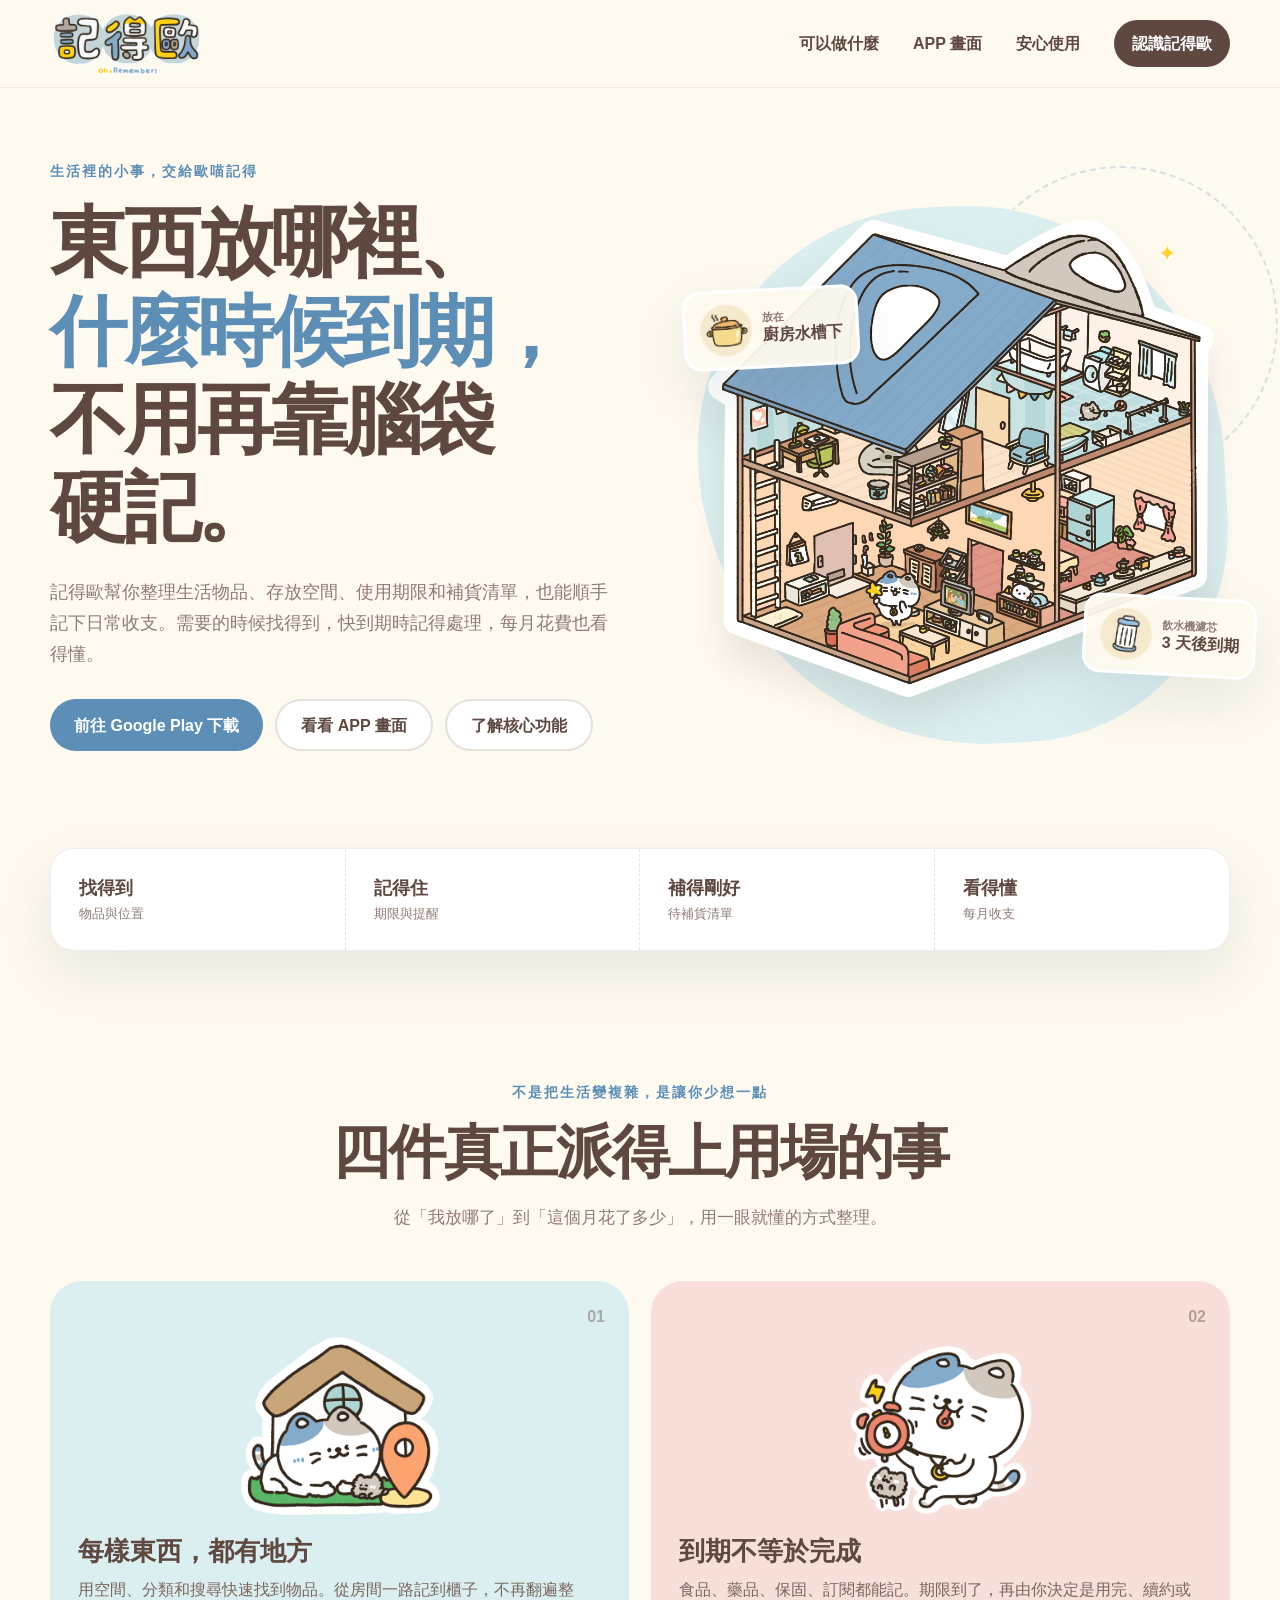
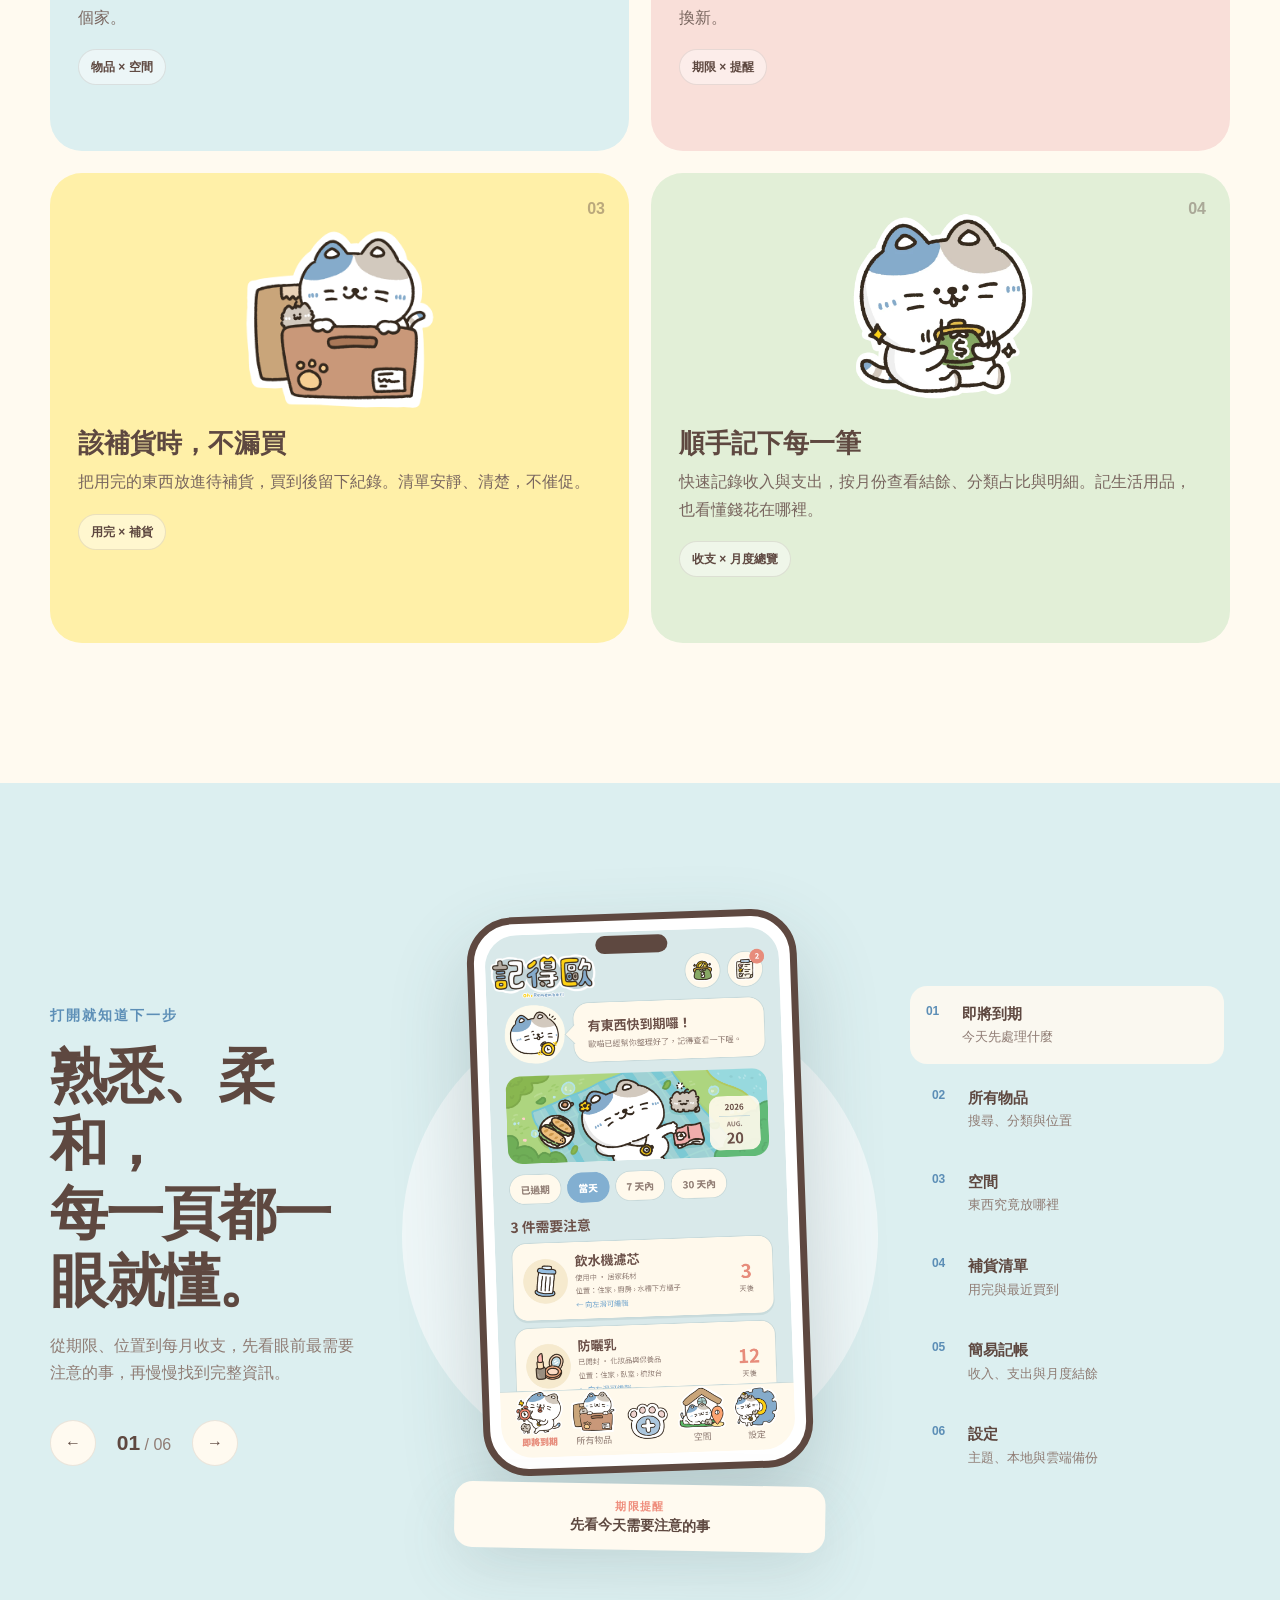
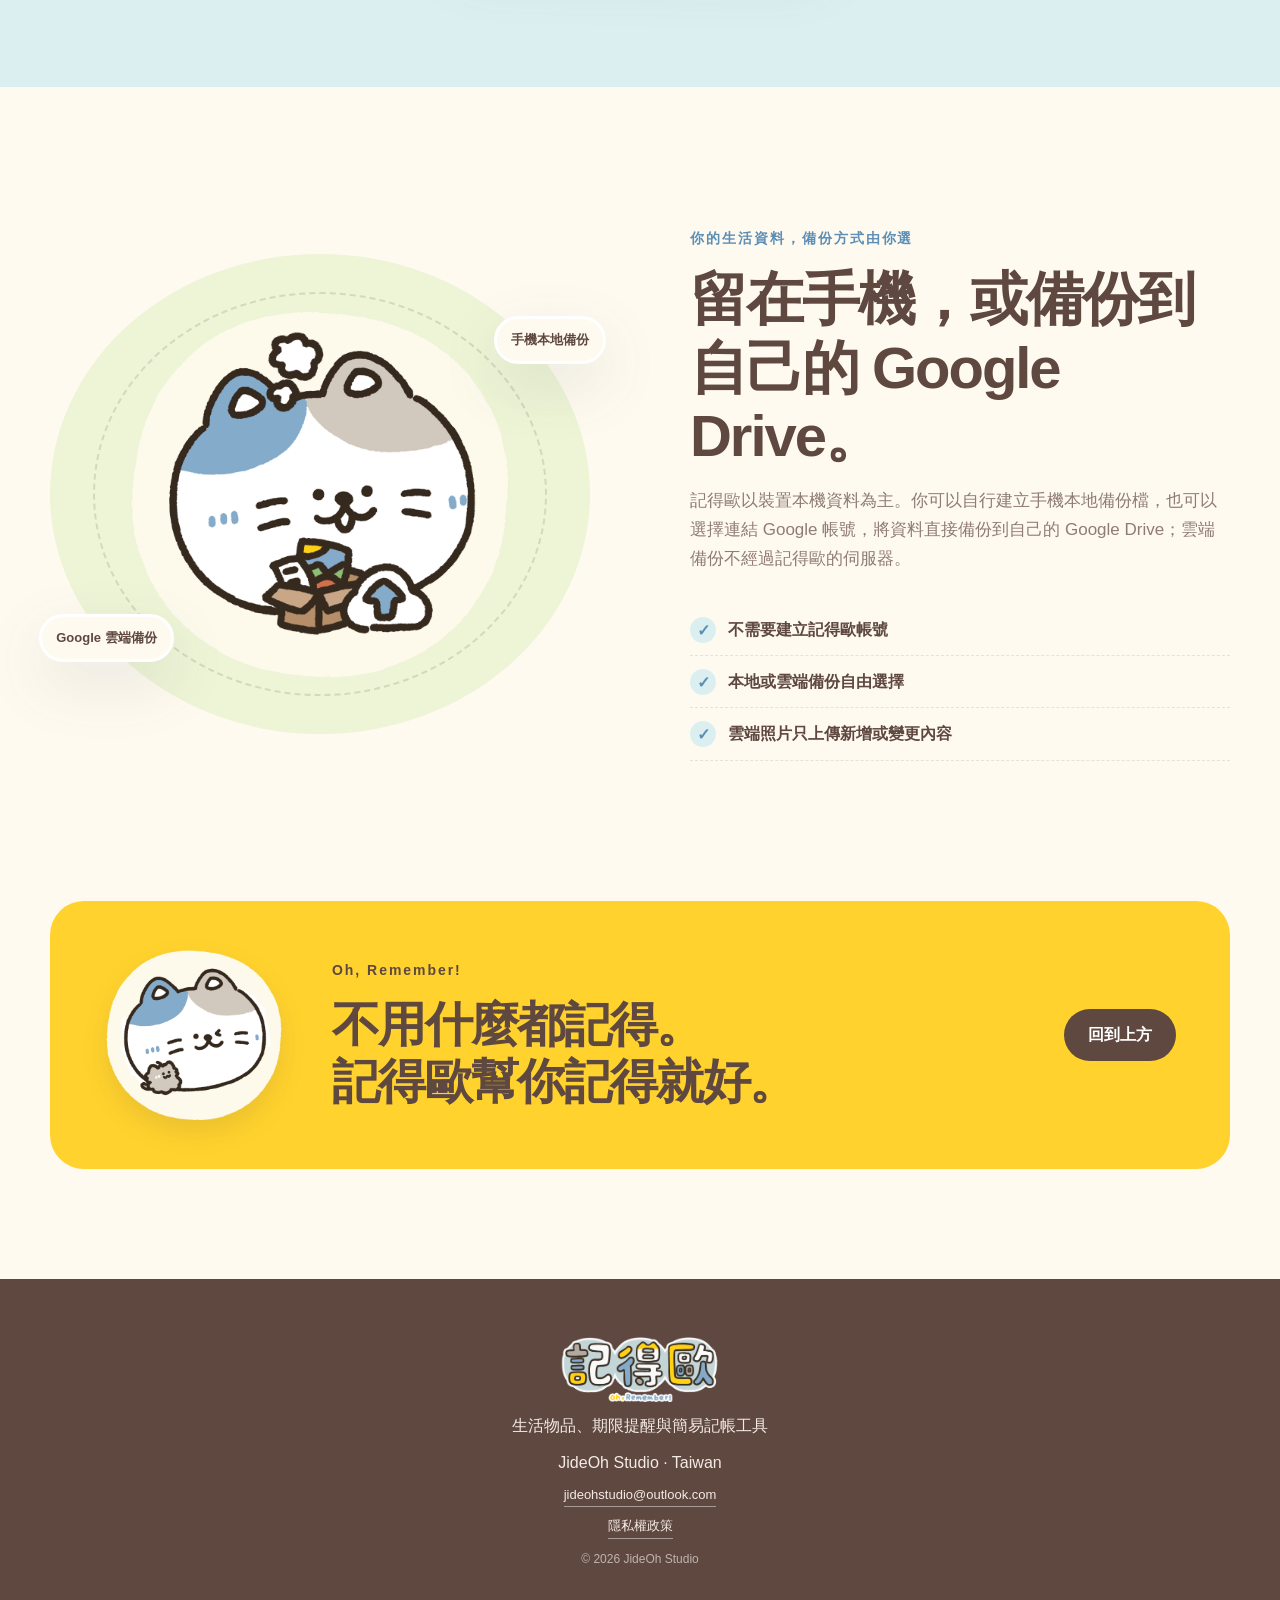
<file: index.html>
<!doctype html>
<html lang="zh-Hant">
<head>
  <meta charset="utf-8">
  <meta name="viewport" content="width=device-width, initial-scale=1">
  <meta name="description" content="記得歐幫你整理物品、位置、期限與補貨，也能快速記錄日常收入和支出。">
  <meta name="theme-color" content="#dceff0">
  <meta name="google-site-verification" content="4J-24mWvDwlK-FwJYt-e-F9HFMR7CsbGute3-k_ig9c">
  <title>記得歐｜生活物品、期限提醒與簡易記帳</title>
  <link rel="icon" href="assets/app_icon.png">
  <link rel="apple-touch-icon" href="assets/app_icon.png">
  <link rel="manifest" href="manifest.webmanifest">
  <link rel="stylesheet" href="styles.css">
</head>
<body>
  <a class="skip-link" href="#main">跳到主要內容</a>
  <header class="site-header">
    <a class="brand" href="#top" aria-label="記得歐首頁"><img src="assets/brand_logo.png" alt="記得歐 Oh, Remember!"></a>
    <button class="menu-button" type="button" aria-expanded="false" aria-controls="site-nav">選單</button>
    <nav id="site-nav" class="site-nav" aria-label="主要導覽">
      <a href="#features">可以做什麼</a><a href="#preview">APP 畫面</a><a href="#privacy">安心使用</a><a class="nav-cta" href="#preview">認識記得歐</a>
    </nav>
  </header>

  <main id="main">
    <section id="top" class="hero section-shell">
      <div class="hero-copy reveal">
        <p class="eyebrow">生活裡的小事，交給歐喵記得</p>
        <h1>東西放哪裡、<br><span>什麼時候到期，</span><br>不用再靠腦袋硬記。</h1>
        <p class="hero-lead">記得歐幫你整理生活物品、存放空間、使用期限和補貨清單，也能順手記下日常收支。需要的時候找得到，快到期時記得處理，每月花費也看得懂。</p>
        <div class="hero-actions"><a class="button primary" href="https://play.google.com/store/apps/details?id=com.jideoh.app" target="_blank" rel="noopener noreferrer" aria-label="前往 Google Play 下載記得歐 APP">前往 Google Play 下載</a><a class="button secondary" href="#preview">看看 APP 畫面</a><a class="button secondary" href="#features">了解核心功能</a></div>
      </div>
      <div class="hero-art reveal">
        <span class="spark one">✦</span><span class="spark two">✦</span>
        <img class="hero-mascot" src="assets/hero_main_visual.png" alt="歐喵生活屋，呈現家中物品與空間整理">
        <div class="note-card location"><img src="assets/location_kitchen.png" alt=""><span><small>放在</small>廚房水槽下</span></div>
        <div class="note-card due"><img src="assets/item_filter.png" alt=""><span><small>飲水機濾芯</small>3 天後到期</span></div>
      </div>
    </section>

    <section class="trust-strip" aria-label="產品特色摘要">
      <div><strong>找得到</strong><span>物品與位置</span></div><div><strong>記得住</strong><span>期限與提醒</span></div><div><strong>補得剛好</strong><span>待補貨清單</span></div><div><strong>看得懂</strong><span>每月收支</span></div>
    </section>

    <section id="features" class="features section-shell">
      <div class="section-heading reveal"><p class="eyebrow">不是把生活變複雜，是讓你少想一點</p><h2>四件真正派得上用場的事</h2><p>從「我放哪了」到「這個月花了多少」，用一眼就懂的方式整理。</p></div>
      <div class="feature-grid">
        <article class="feature-card blue reveal"><span class="number">01</span><img src="assets/nav_spaces.png" alt="歐喵在家中標記位置"><h3>每樣東西，都有地方</h3><p>用空間、分類和搜尋快速找到物品。從房間一路記到櫃子，不再翻遍整個家。</p><b>物品 × 空間</b></article>
        <article class="feature-card coral reveal"><span class="number">02</span><img src="assets/nav_expiring_items.png" alt="歐喵提醒期限快到了"><h3>到期不等於完成</h3><p>食品、藥品、保固、訂閱都能記。期限到了，再由你決定是用完、續約或換新。</p><b>期限 × 提醒</b></article>
        <article class="feature-card yellow reveal"><span class="number">03</span><img src="assets/ou_miao_shopping_completed.png" alt="歐喵完成補貨"><h3>該補貨時，不漏買</h3><p>把用完的東西放進待補貨，買到後留下紀錄。清單安靜、清楚，不催促。</p><b>用完 × 補貨</b></article>
        <article class="feature-card mint reveal"><span class="number">04</span><img src="assets/finance_empty.webp" alt="歐喵陪你整理日常收支"><h3>順手記下每一筆</h3><p>快速記錄收入與支出，按月份查看結餘、分類占比與明細。記生活用品，也看懂錢花在哪裡。</p><b>收支 × 月度總覽</b></article>
      </div>
    </section>

    <section id="preview" class="preview-section">
      <div class="section-shell preview-layout">
        <div class="preview-copy reveal"><p class="eyebrow">打開就知道下一步</p><h2>熟悉、柔和，<br>每一頁都一眼就懂。</h2><p>從期限、位置到每月收支，先看眼前最需要注意的事，再慢慢找到完整資訊。</p><div class="preview-controls"><button type="button" data-direction="prev" aria-label="上一張">←</button><span><b id="slide-current">01</b> / 06</span><button type="button" data-direction="next" aria-label="下一張">→</button></div></div>
        <div class="phone-stage reveal"><div class="phone-glow"></div><div class="phone-frame"><i></i><img id="app-screen" src="記得歐_即將到期_1080x1920.png" alt="記得歐即將到期畫面"></div><div class="screen-caption"><span id="screen-kicker">期限提醒</span><strong id="screen-title">先看今天需要注意的事</strong></div></div>
        <div class="screen-list reveal">
          <button class="screen-option active" type="button" data-index="0"><span>01</span><b>即將到期</b><small>今天先處理什麼</small></button>
          <button class="screen-option" type="button" data-index="1"><span>02</span><b>所有物品</b><small>搜尋、分類與位置</small></button>
          <button class="screen-option" type="button" data-index="2"><span>03</span><b>空間</b><small>東西究竟放哪裡</small></button>
          <button class="screen-option" type="button" data-index="3"><span>04</span><b>補貨清單</b><small>用完與最近買到</small></button>
          <button class="screen-option" type="button" data-index="4"><span>05</span><b>簡易記帳</b><small>收入、支出與月度結餘</small></button>
          <button class="screen-option" type="button" data-index="5"><span>06</span><b>設定</b><small>主題、本地與雲端備份</small></button>
        </div>
      </div>
    </section>

    <section id="privacy" class="privacy section-shell">
      <div class="privacy-art reveal"><div class="privacy-orbit"><img src="assets/ou_miao_backup_reminder.png" alt="歐喵提醒你備份資料"><span class="orbit-one">手機本地備份</span><span class="orbit-two">Google 雲端備份</span></div></div>
      <div class="privacy-copy reveal"><p class="eyebrow">你的生活資料，備份方式由你選</p><h2>留在手機，或備份到自己的 Google Drive。</h2><p>記得歐以裝置本機資料為主。你可以自行建立手機本地備份檔，也可以選擇連結 Google 帳號，將資料直接備份到自己的 Google Drive；雲端備份不經過記得歐的伺服器。</p><ul><li><span>✓</span>不需要建立記得歐帳號</li><li><span>✓</span>本地或雲端備份自由選擇</li><li><span>✓</span>雲端照片只上傳新增或變更內容</li></ul></div>
    </section>

    <section class="closing section-shell reveal"><img src="assets/ou_miao_all_good.png" alt="歐喵向你打招呼"><div><p class="eyebrow">Oh, Remember!</p><h2>不用什麼都記得。<br>記得歐幫你記得就好。</h2></div><a class="button primary" href="#top">回到上方</a></section>
  </main>
  <footer><img src="assets/brand_logo.png" alt="記得歐"><p>生活物品、期限提醒與簡易記帳工具</p><p>JideOh Studio · Taiwan</p><a class="footer-link" href="mailto:jideohstudio@outlook.com">jideohstudio@outlook.com</a><a class="footer-link" href="privacy/">隱私權政策</a><p class="copyright">© <span id="year"></span> JideOh Studio</p></footer>
  <script src="script.js"></script>
</body>
</html>
</file>
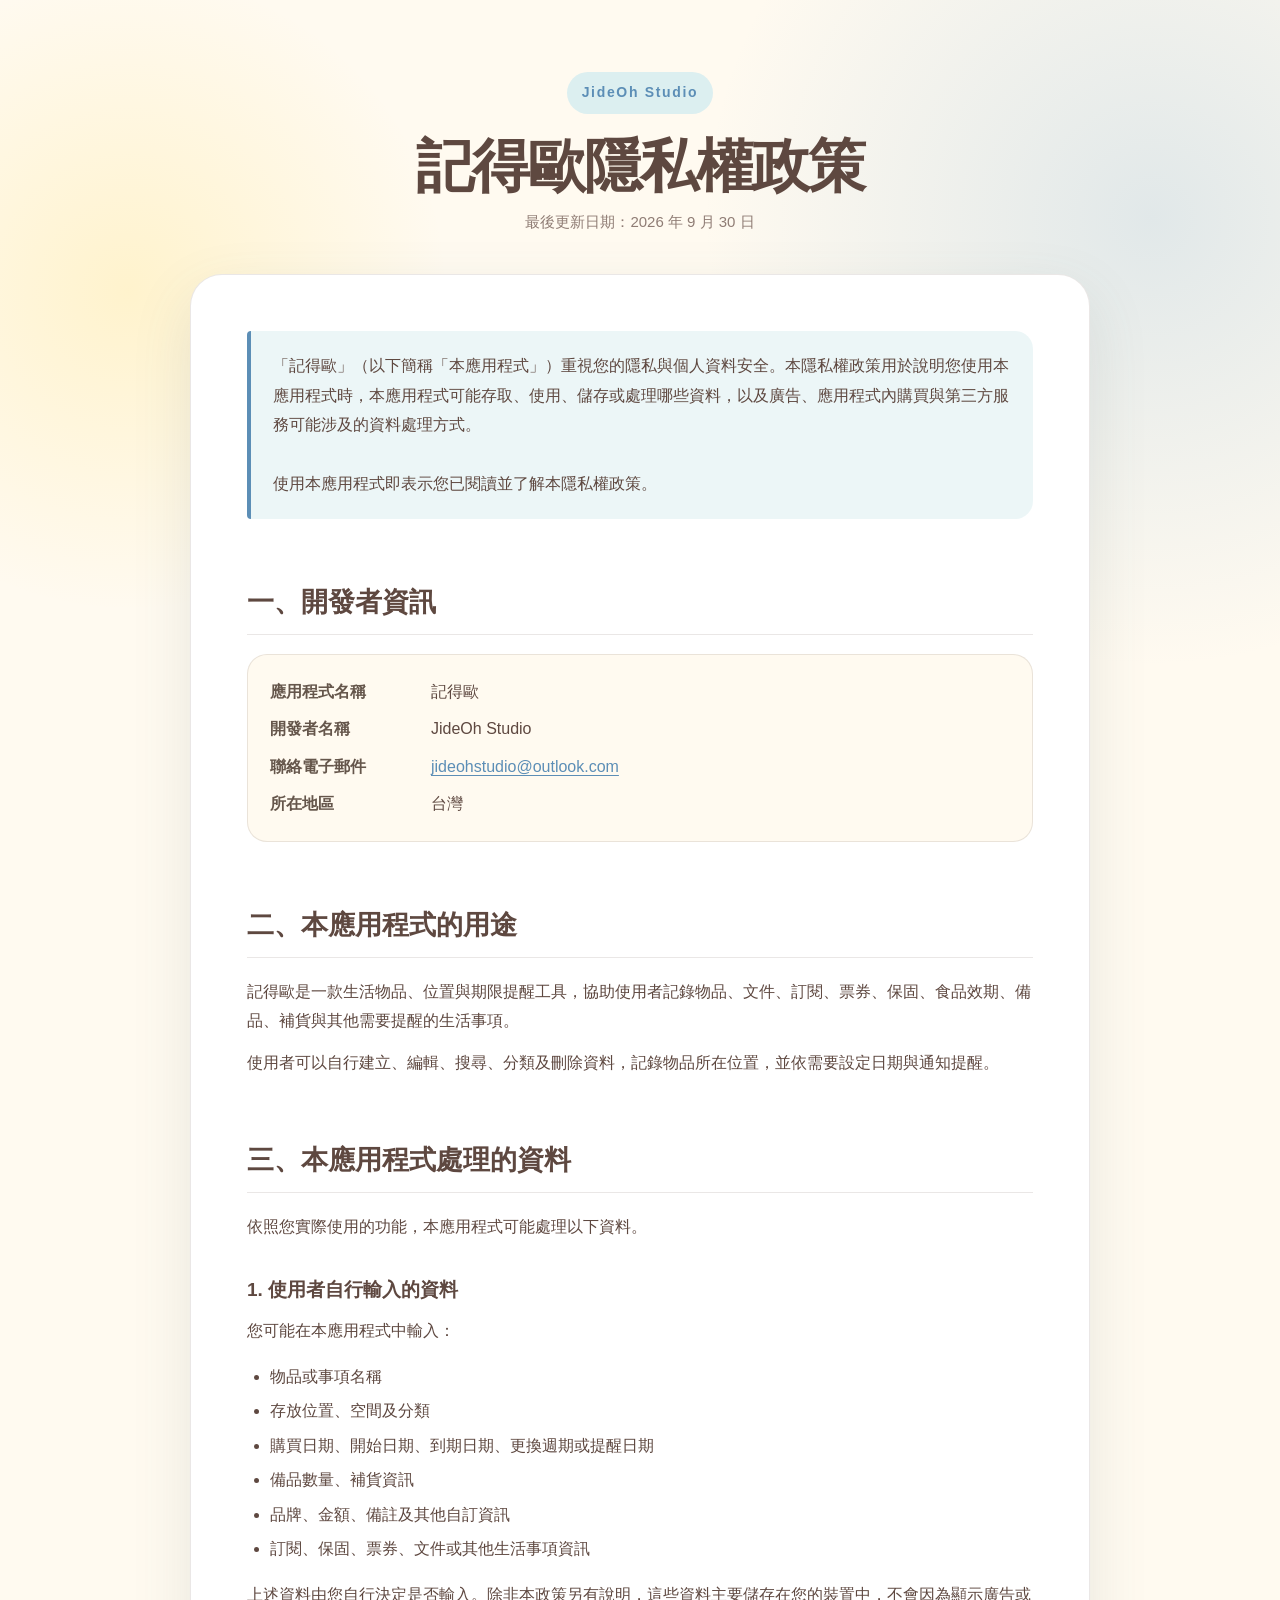
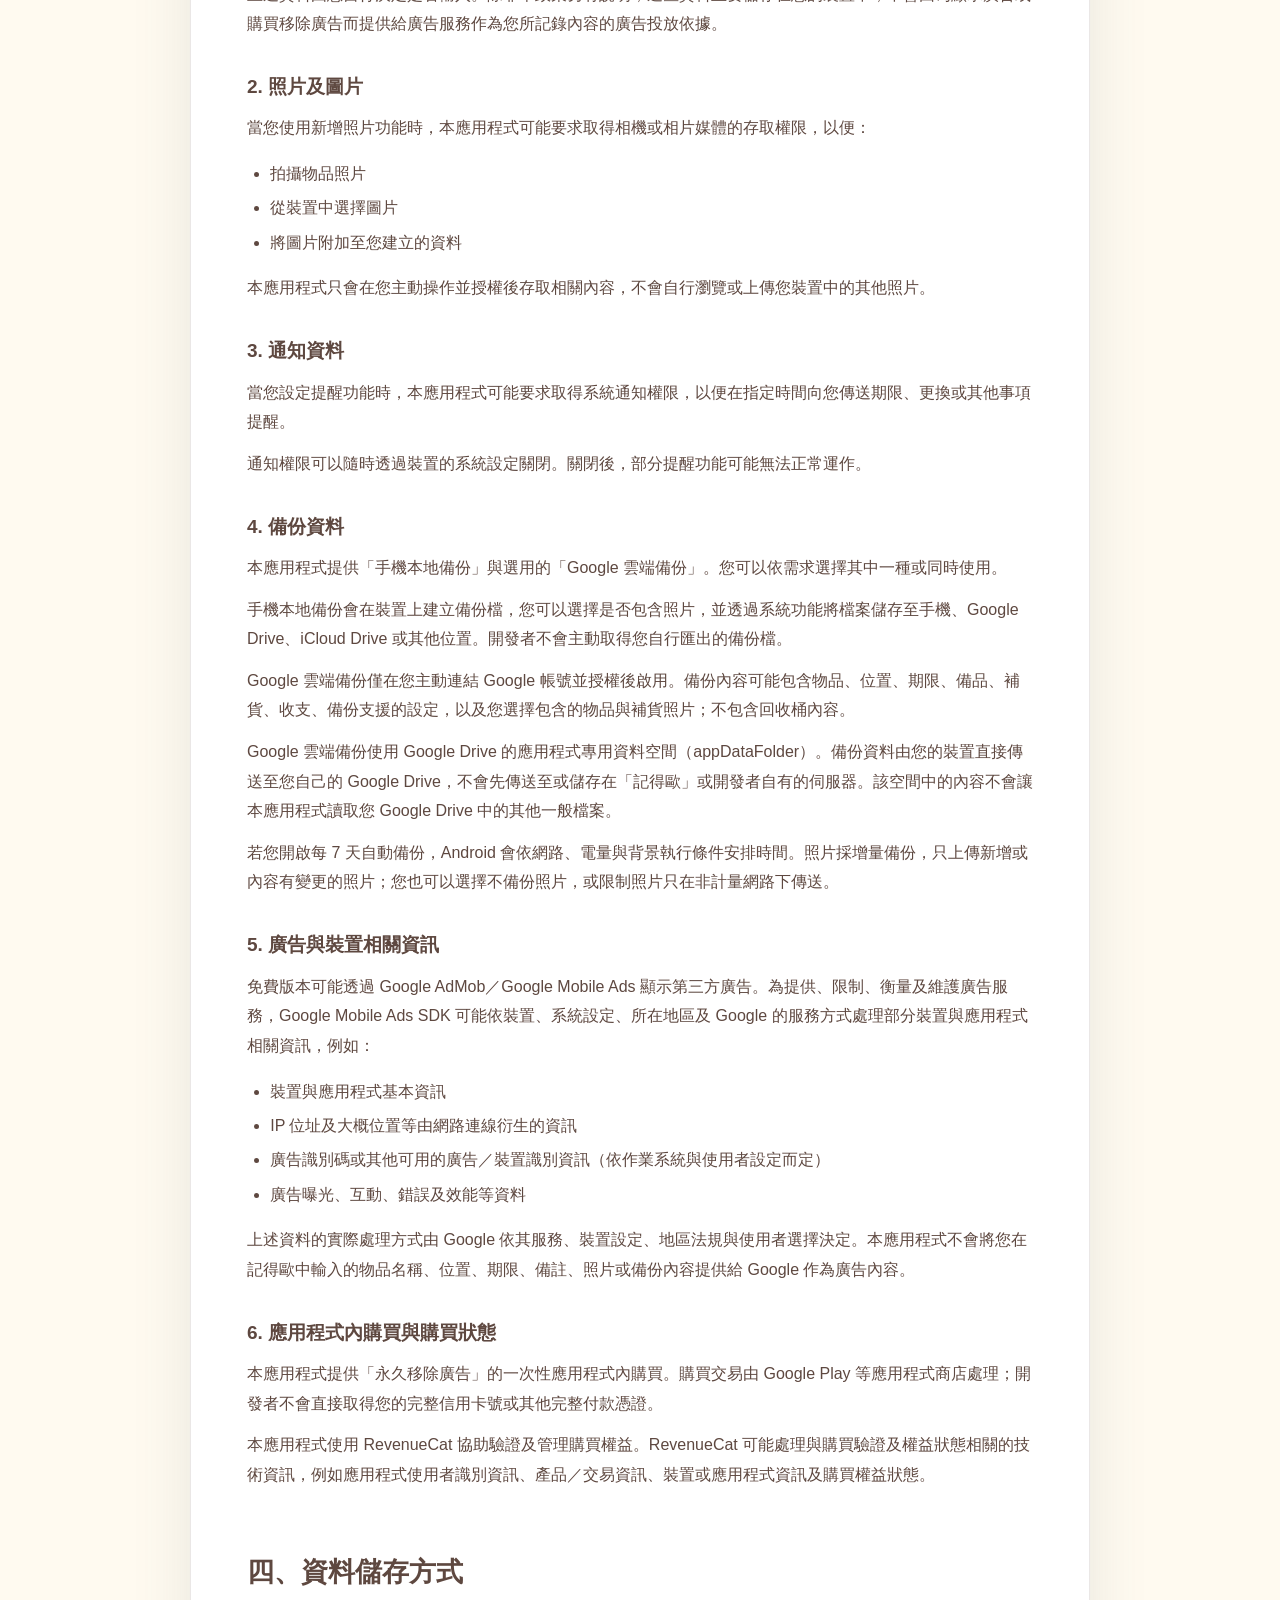
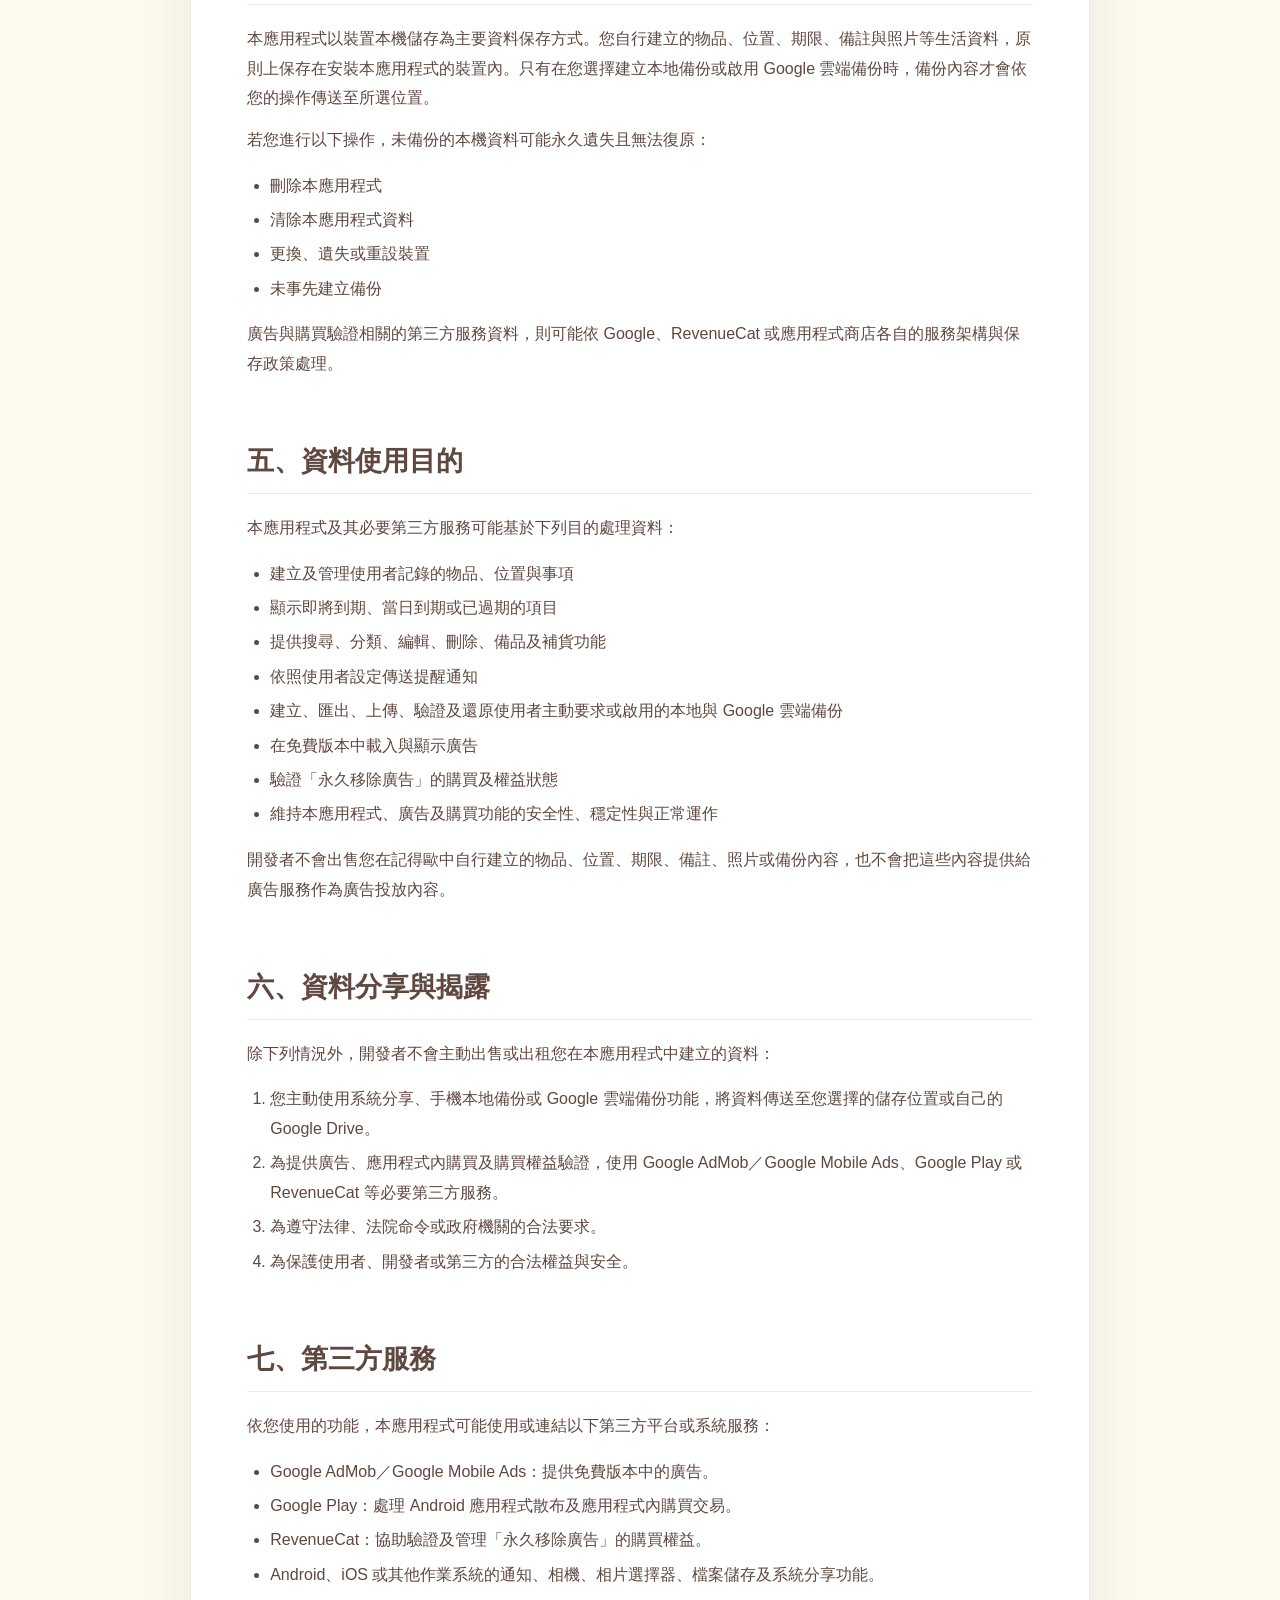
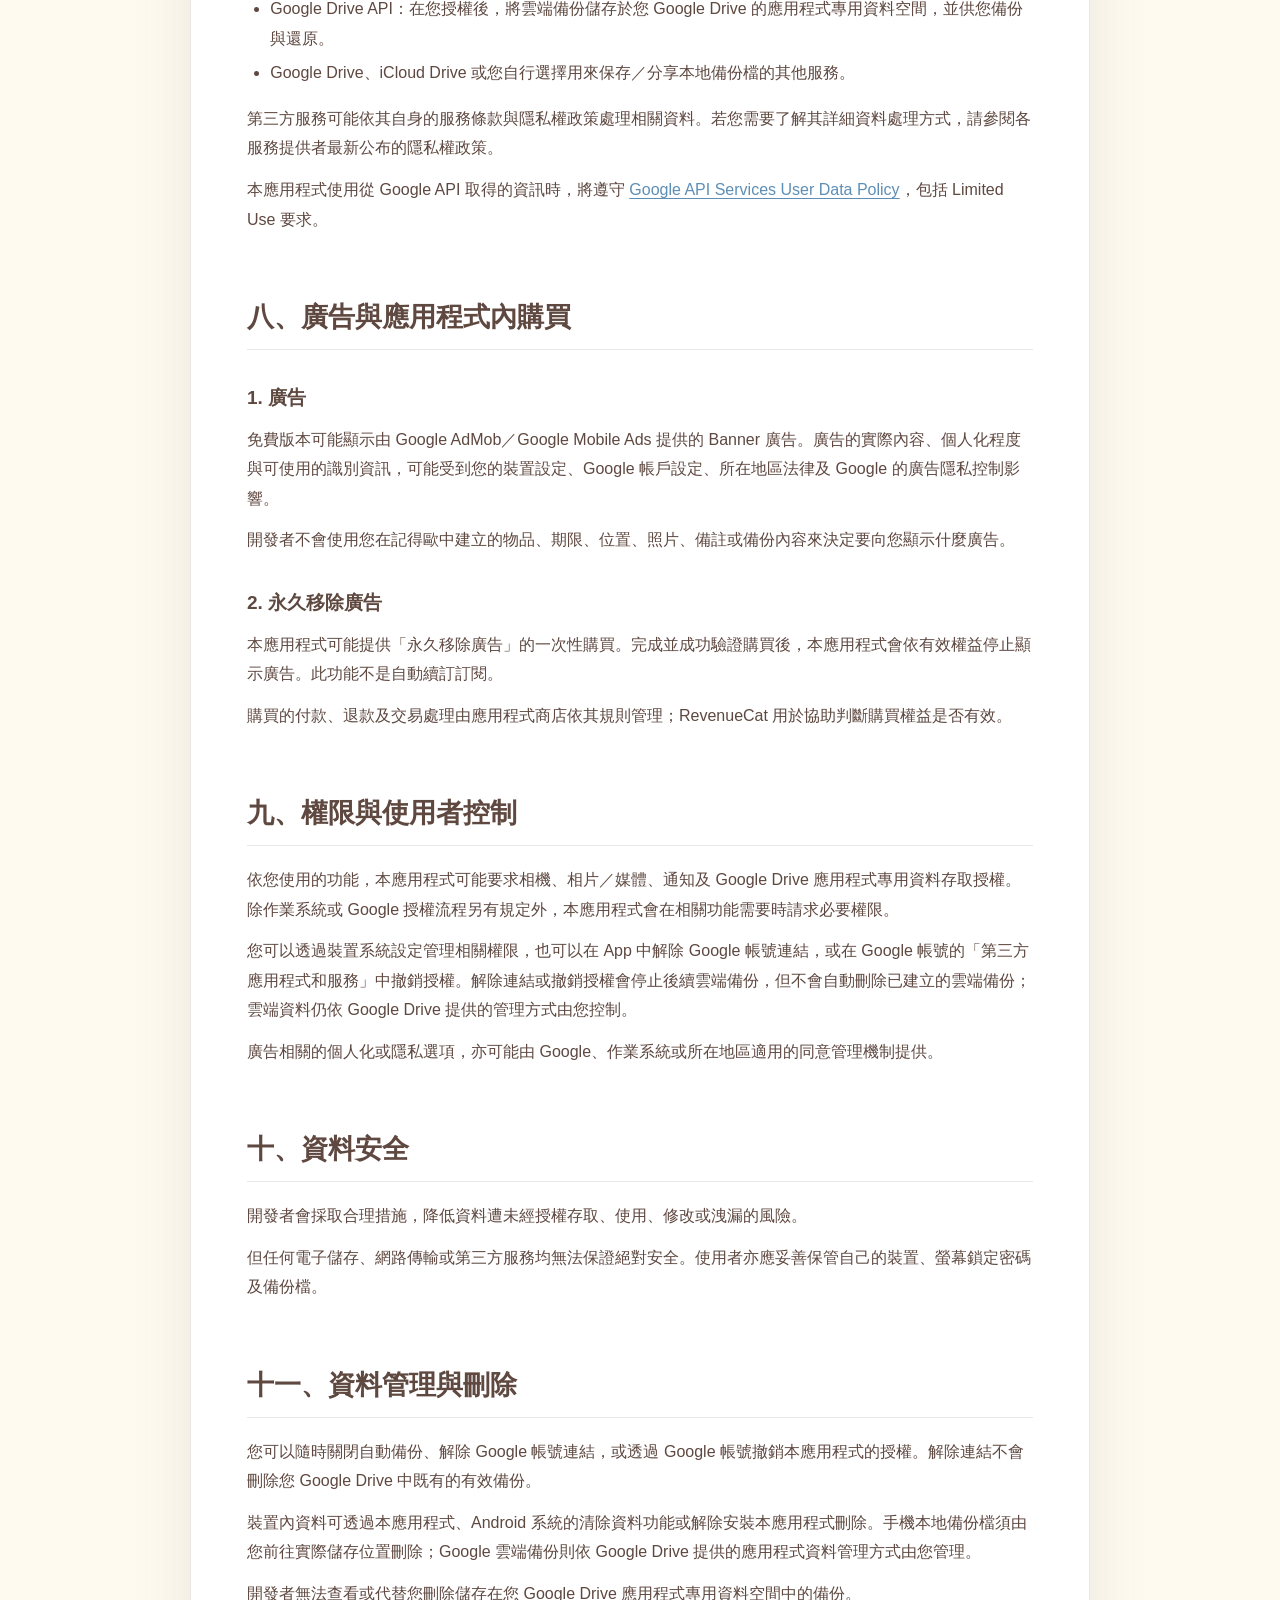
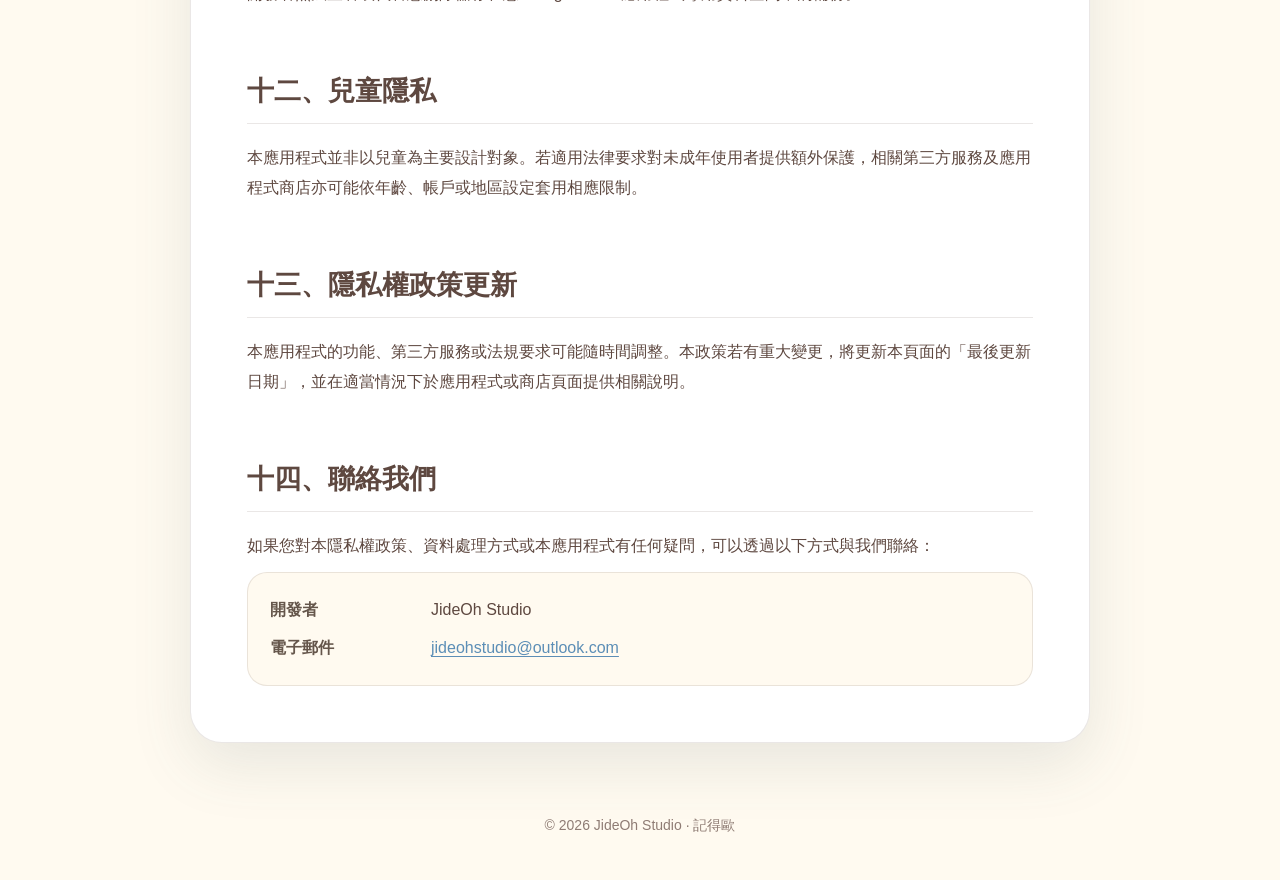
<file: privacy/index.html>
<!doctype html>
<html lang="zh-Hant">
<head>
  <meta charset="utf-8">
  <meta name="viewport" content="width=device-width, initial-scale=1, viewport-fit=cover">
  <meta name="description" content="記得歐 App 隱私權政策">
  <meta name="theme-color" content="#dceff0">
  <title>記得歐｜隱私權政策</title>
  <style>
    :root {
      --bg: #fffaf0;
      --paper: #ffffff;
      --text: #5e4840;
      --muted: #8f7c74;
      --accent: #5c8eb6;
      --sky: #dceff0;
      --line: rgba(94, 72, 64, .13);
      --shadow: 0 22px 60px rgba(74, 98, 101, .13);
    }
    * { box-sizing: border-box; }
    html { scroll-behavior: smooth; }
    body {
      margin: 0;
      font-family: -apple-system, BlinkMacSystemFont, "Segoe UI", "Noto Sans TC", "PingFang TC", "Microsoft JhengHei", sans-serif;
      color: var(--text);
      background:
        radial-gradient(circle at 10% 4%, rgba(255,210,45,.18), transparent 20rem),
        radial-gradient(circle at 90% 3%, rgba(130,175,211,.24), transparent 28rem),
        var(--bg);
      line-height: 1.85;
      -webkit-font-smoothing: antialiased;
    }
    .hero { padding: 72px 20px 38px; text-align: center; }
    .badge { display: inline-flex; align-items: center; padding: 8px 15px; border-radius: 999px; background: var(--sky); color: var(--accent); font-size: 14px; font-weight: 900; letter-spacing: .12em; }
    h1 { margin: 18px 0 8px; font-size: clamp(36px, 6vw, 58px); line-height: 1.18; letter-spacing: -.035em; }
    .updated { margin: 0; color: var(--muted); font-size: 15px; }
    main { width: min(900px, calc(100% - 32px)); margin: 0 auto 70px; padding: clamp(26px, 5vw, 56px); background: var(--paper); border: 1px solid var(--line); border-radius: 32px; box-shadow: var(--shadow); }
    .intro { margin-top: 0; padding: 20px 22px; border-left: 4px solid var(--accent); border-radius: 4px 18px 18px 4px; background: rgba(220,239,240,.55); }
    h2 { margin: 2.4em 0 .7em; padding-bottom: .45em; border-bottom: 1px solid var(--line); font-size: clamp(21px, 3.5vw, 27px); line-height: 1.4; }
    h3 { margin: 1.8em 0 .45em; font-size: 19px; line-height: 1.5; }
    p { margin: .75em 0; }
    ul, ol { padding-left: 1.45em; }
    li { margin: .3em 0; }
    a { color: var(--accent); text-decoration-thickness: 1px; text-underline-offset: 3px; overflow-wrap: anywhere; }
    .info { display: grid; grid-template-columns: 145px 1fr; gap: 8px 16px; padding: 22px; border: 1px solid var(--line); border-radius: 20px; background: #fffaf0; }
    .info strong { color: #65564b; }
    footer { padding: 0 20px 42px; text-align: center; color: var(--muted); font-size: 14px; }
    @media (max-width: 640px) {
      .hero { padding-top: 44px; }
      main { width: min(100% - 20px, 900px); padding: 24px 20px 34px; border-radius: 22px; }
      .info { grid-template-columns: 1fr; gap: 2px; }
      .info strong:not(:first-child) { margin-top: 8px; }
      h2 { margin-top: 2em; }
    }
    @media print {
      body { background: #fff; }
      .hero { padding: 24px 0; }
      main { width: 100%; margin: 0; padding: 0; border: 0; box-shadow: none; }
      footer { padding-top: 28px; }
    }
  </style>
</head>
<body>
  <header class="hero">
    <span class="badge">JideOh Studio</span>
    <h1>記得歐隱私權政策</h1>
    <p class="updated">最後更新日期：2026 年 9 月 30 日</p>
  </header>

  <main>
    <p class="intro">「記得歐」（以下簡稱「本應用程式」）重視您的隱私與個人資料安全。本隱私權政策用於說明您使用本應用程式時，本應用程式可能存取、使用、儲存或處理哪些資料，以及廣告、應用程式內購買與第三方服務可能涉及的資料處理方式。<br><br>使用本應用程式即表示您已閱讀並了解本隱私權政策。</p>

    <h2>一、開發者資訊</h2>
    <div class="info">
      <strong>應用程式名稱</strong><span>記得歐</span>
      <strong>開發者名稱</strong><span>JideOh Studio</span>
      <strong>聯絡電子郵件</strong><span><a href="mailto:jideohstudio@outlook.com">jideohstudio@outlook.com</a></span>
      <strong>所在地區</strong><span>台灣</span>
    </div>

    <h2>二、本應用程式的用途</h2>
    <p>記得歐是一款生活物品、位置與期限提醒工具，協助使用者記錄物品、文件、訂閱、票券、保固、食品效期、備品、補貨與其他需要提醒的生活事項。</p>
    <p>使用者可以自行建立、編輯、搜尋、分類及刪除資料，記錄物品所在位置，並依需要設定日期與通知提醒。</p>

    <h2>三、本應用程式處理的資料</h2>
    <p>依照您實際使用的功能，本應用程式可能處理以下資料。</p>

    <h3>1. 使用者自行輸入的資料</h3>
    <p>您可能在本應用程式中輸入：</p>
    <ul>
      <li>物品或事項名稱</li>
      <li>存放位置、空間及分類</li>
      <li>購買日期、開始日期、到期日期、更換週期或提醒日期</li>
      <li>備品數量、補貨資訊</li>
      <li>品牌、金額、備註及其他自訂資訊</li>
      <li>訂閱、保固、票券、文件或其他生活事項資訊</li>
    </ul>
    <p>上述資料由您自行決定是否輸入。除非本政策另有說明，這些資料主要儲存在您的裝置中，不會因為顯示廣告或購買移除廣告而提供給廣告服務作為您所記錄內容的廣告投放依據。</p>

    <h3>2. 照片及圖片</h3>
    <p>當您使用新增照片功能時，本應用程式可能要求取得相機或相片媒體的存取權限，以便：</p>
    <ul>
      <li>拍攝物品照片</li>
      <li>從裝置中選擇圖片</li>
      <li>將圖片附加至您建立的資料</li>
    </ul>
    <p>本應用程式只會在您主動操作並授權後存取相關內容，不會自行瀏覽或上傳您裝置中的其他照片。</p>

    <h3>3. 通知資料</h3>
    <p>當您設定提醒功能時，本應用程式可能要求取得系統通知權限，以便在指定時間向您傳送期限、更換或其他事項提醒。</p>
    <p>通知權限可以隨時透過裝置的系統設定關閉。關閉後，部分提醒功能可能無法正常運作。</p>

    <h3>4. 備份資料</h3>
    <p>本應用程式提供「手機本地備份」與選用的「Google 雲端備份」。您可以依需求選擇其中一種或同時使用。</p>
    <p>手機本地備份會在裝置上建立備份檔，您可以選擇是否包含照片，並透過系統功能將檔案儲存至手機、Google Drive、iCloud Drive 或其他位置。開發者不會主動取得您自行匯出的備份檔。</p>
    <p>Google 雲端備份僅在您主動連結 Google 帳號並授權後啟用。備份內容可能包含物品、位置、期限、備品、補貨、收支、備份支援的設定，以及您選擇包含的物品與補貨照片；不包含回收桶內容。</p>
    <p>Google 雲端備份使用 Google Drive 的應用程式專用資料空間（appDataFolder）。備份資料由您的裝置直接傳送至您自己的 Google Drive，不會先傳送至或儲存在「記得歐」或開發者自有的伺服器。該空間中的內容不會讓本應用程式讀取您 Google Drive 中的其他一般檔案。</p>
    <p>若您開啟每 7 天自動備份，Android 會依網路、電量與背景執行條件安排時間。照片採增量備份，只上傳新增或內容有變更的照片；您也可以選擇不備份照片，或限制照片只在非計量網路下傳送。</p>

    <h3>5. 廣告與裝置相關資訊</h3>
    <p>免費版本可能透過 Google AdMob／Google Mobile Ads 顯示第三方廣告。為提供、限制、衡量及維護廣告服務，Google Mobile Ads SDK 可能依裝置、系統設定、所在地區及 Google 的服務方式處理部分裝置與應用程式相關資訊，例如：</p>
    <ul>
      <li>裝置與應用程式基本資訊</li>
      <li>IP 位址及大概位置等由網路連線衍生的資訊</li>
      <li>廣告識別碼或其他可用的廣告／裝置識別資訊（依作業系統與使用者設定而定）</li>
      <li>廣告曝光、互動、錯誤及效能等資料</li>
    </ul>
    <p>上述資料的實際處理方式由 Google 依其服務、裝置設定、地區法規與使用者選擇決定。本應用程式不會將您在記得歐中輸入的物品名稱、位置、期限、備註、照片或備份內容提供給 Google 作為廣告內容。</p>

    <h3>6. 應用程式內購買與購買狀態</h3>
    <p>本應用程式提供「永久移除廣告」的一次性應用程式內購買。購買交易由 Google Play 等應用程式商店處理；開發者不會直接取得您的完整信用卡號或其他完整付款憑證。</p>
    <p>本應用程式使用 RevenueCat 協助驗證及管理購買權益。RevenueCat 可能處理與購買驗證及權益狀態相關的技術資訊，例如應用程式使用者識別資訊、產品／交易資訊、裝置或應用程式資訊及購買權益狀態。</p>

    <h2>四、資料儲存方式</h2>
    <p>本應用程式以裝置本機儲存為主要資料保存方式。您自行建立的物品、位置、期限、備註與照片等生活資料，原則上保存在安裝本應用程式的裝置內。只有在您選擇建立本地備份或啟用 Google 雲端備份時，備份內容才會依您的操作傳送至所選位置。</p>
    <p>若您進行以下操作，未備份的本機資料可能永久遺失且無法復原：</p>
    <ul>
      <li>刪除本應用程式</li>
      <li>清除本應用程式資料</li>
      <li>更換、遺失或重設裝置</li>
      <li>未事先建立備份</li>
    </ul>
    <p>廣告與購買驗證相關的第三方服務資料，則可能依 Google、RevenueCat 或應用程式商店各自的服務架構與保存政策處理。</p>

    <h2>五、資料使用目的</h2>
    <p>本應用程式及其必要第三方服務可能基於下列目的處理資料：</p>
    <ul>
      <li>建立及管理使用者記錄的物品、位置與事項</li>
      <li>顯示即將到期、當日到期或已過期的項目</li>
      <li>提供搜尋、分類、編輯、刪除、備品及補貨功能</li>
      <li>依照使用者設定傳送提醒通知</li>
      <li>建立、匯出、上傳、驗證及還原使用者主動要求或啟用的本地與 Google 雲端備份</li>
      <li>在免費版本中載入與顯示廣告</li>
      <li>驗證「永久移除廣告」的購買及權益狀態</li>
      <li>維持本應用程式、廣告及購買功能的安全性、穩定性與正常運作</li>
    </ul>
    <p>開發者不會出售您在記得歐中自行建立的物品、位置、期限、備註、照片或備份內容，也不會把這些內容提供給廣告服務作為廣告投放內容。</p>

    <h2>六、資料分享與揭露</h2>
    <p>除下列情況外，開發者不會主動出售或出租您在本應用程式中建立的資料：</p>
    <ol>
      <li>您主動使用系統分享、手機本地備份或 Google 雲端備份功能，將資料傳送至您選擇的儲存位置或自己的 Google Drive。</li>
      <li>為提供廣告、應用程式內購買及購買權益驗證，使用 Google AdMob／Google Mobile Ads、Google Play 或 RevenueCat 等必要第三方服務。</li>
      <li>為遵守法律、法院命令或政府機關的合法要求。</li>
      <li>為保護使用者、開發者或第三方的合法權益與安全。</li>
    </ol>

    <h2>七、第三方服務</h2>
    <p>依您使用的功能，本應用程式可能使用或連結以下第三方平台或系統服務：</p>
    <ul>
      <li>Google AdMob／Google Mobile Ads：提供免費版本中的廣告。</li>
      <li>Google Play：處理 Android 應用程式散布及應用程式內購買交易。</li>
      <li>RevenueCat：協助驗證及管理「永久移除廣告」的購買權益。</li>
      <li>Android、iOS 或其他作業系統的通知、相機、相片選擇器、檔案儲存及系統分享功能。</li>
      <li>Google Drive API：在您授權後，將雲端備份儲存於您 Google Drive 的應用程式專用資料空間，並供您備份與還原。</li>
      <li>Google Drive、iCloud Drive 或您自行選擇用來保存／分享本地備份檔的其他服務。</li>
    </ul>
    <p>第三方服務可能依其自身的服務條款與隱私權政策處理相關資料。若您需要了解其詳細資料處理方式，請參閱各服務提供者最新公布的隱私權政策。</p>
    <p>本應用程式使用從 Google API 取得的資訊時，將遵守 <a href="https://developers.google.com/terms/api-services-user-data-policy" target="_blank" rel="noopener noreferrer">Google API Services User Data Policy</a>，包括 Limited Use 要求。</p>

    <h2>八、廣告與應用程式內購買</h2>
    <h3>1. 廣告</h3>
    <p>免費版本可能顯示由 Google AdMob／Google Mobile Ads 提供的 Banner 廣告。廣告的實際內容、個人化程度與可使用的識別資訊，可能受到您的裝置設定、Google 帳戶設定、所在地區法律及 Google 的廣告隱私控制影響。</p>
    <p>開發者不會使用您在記得歐中建立的物品、期限、位置、照片、備註或備份內容來決定要向您顯示什麼廣告。</p>

    <h3>2. 永久移除廣告</h3>
    <p>本應用程式可能提供「永久移除廣告」的一次性購買。完成並成功驗證購買後，本應用程式會依有效權益停止顯示廣告。此功能不是自動續訂訂閱。</p>
    <p>購買的付款、退款及交易處理由應用程式商店依其規則管理；RevenueCat 用於協助判斷購買權益是否有效。</p>

    <h2>九、權限與使用者控制</h2>
    <p>依您使用的功能，本應用程式可能要求相機、相片／媒體、通知及 Google Drive 應用程式專用資料存取授權。除作業系統或 Google 授權流程另有規定外，本應用程式會在相關功能需要時請求必要權限。</p>
    <p>您可以透過裝置系統設定管理相關權限，也可以在 App 中解除 Google 帳號連結，或在 Google 帳號的「第三方應用程式和服務」中撤銷授權。解除連結或撤銷授權會停止後續雲端備份，但不會自動刪除已建立的雲端備份；雲端資料仍依 Google Drive 提供的管理方式由您控制。</p>
    <p>廣告相關的個人化或隱私選項，亦可能由 Google、作業系統或所在地區適用的同意管理機制提供。</p>

    <h2>十、資料安全</h2>
    <p>開發者會採取合理措施，降低資料遭未經授權存取、使用、修改或洩漏的風險。</p>
    <p>但任何電子儲存、網路傳輸或第三方服務均無法保證絕對安全。使用者亦應妥善保管自己的裝置、螢幕鎖定密碼及備份檔。</p>

    <h2>十一、資料管理與刪除</h2>
    <p>您可以隨時關閉自動備份、解除 Google 帳號連結，或透過 Google 帳號撤銷本應用程式的授權。解除連結不會刪除您 Google Drive 中既有的有效備份。</p>
    <p>裝置內資料可透過本應用程式、Android 系統的清除資料功能或解除安裝本應用程式刪除。手機本地備份檔須由您前往實際儲存位置刪除；Google 雲端備份則依 Google Drive 提供的應用程式資料管理方式由您管理。</p>
    <p>開發者無法查看或代替您刪除儲存在您 Google Drive 應用程式專用資料空間中的備份。</p>

    <h2>十二、兒童隱私</h2>
    <p>本應用程式並非以兒童為主要設計對象。若適用法律要求對未成年使用者提供額外保護，相關第三方服務及應用程式商店亦可能依年齡、帳戶或地區設定套用相應限制。</p>

    <h2>十三、隱私權政策更新</h2>
    <p>本應用程式的功能、第三方服務或法規要求可能隨時間調整。本政策若有重大變更，將更新本頁面的「最後更新日期」，並在適當情況下於應用程式或商店頁面提供相關說明。</p>

    <h2>十四、聯絡我們</h2>
    <p>如果您對本隱私權政策、資料處理方式或本應用程式有任何疑問，可以透過以下方式與我們聯絡：</p>
    <div class="info">
      <strong>開發者</strong><span>JideOh Studio</span>
      <strong>電子郵件</strong><span><a href="mailto:jideohstudio@outlook.com">jideohstudio@outlook.com</a></span>
    </div>
  </main>

  <footer>© 2026 JideOh Studio · 記得歐</footer>
</body>
</html>
</file>
<file: styles.css>
:root{--sky:#dceff0;--blue:#82afd3;--blue-dark:#5c8eb6;--cream:#fffaf0;--brown:#5e4840;--muted:#8f7c74;--coral:#ef8e7d;--yellow:#ffd22d;--shadow:0 22px 60px rgba(74,98,101,.13)}
*{box-sizing:border-box}html{scroll-behavior:smooth;overflow-x:hidden}body{margin:0;color:var(--brown);background:var(--cream);font-family:"Noto Sans TC","PingFang TC","Microsoft JhengHei",sans-serif;line-height:1.7;overflow-x:hidden}img{display:block;max-width:100%}a{color:inherit;text-decoration:none}button{color:inherit;font:inherit}.skip-link{position:fixed;left:16px;top:-80px;z-index:100;padding:10px 16px;background:var(--brown);color:#fff;border-radius:10px}.skip-link:focus{top:12px}.section-shell{width:min(1180px,calc(100% - 48px));margin-inline:auto}
.site-header{position:sticky;top:0;z-index:50;min-height:82px;padding:12px max(24px,calc((100vw - 1180px)/2));display:flex;align-items:center;justify-content:space-between;gap:24px;background:rgba(255,250,240,.9);border-bottom:1px solid rgba(94,72,64,.08);backdrop-filter:blur(16px)}.brand img{width:154px}.site-nav{display:flex;align-items:center;gap:34px;font-weight:700}.site-nav a{transition:.2s}.site-nav a:hover{color:var(--blue-dark);transform:translateY(-2px)}.site-nav .nav-cta{padding:10px 18px;color:#fff;background:var(--brown);border-radius:999px}.menu-button{display:none;border:0;background:transparent;font-weight:800}
.hero{min-height:760px;display:grid;grid-template-columns:1.05fr .95fr;align-items:center;gap:50px;padding-block:72px 96px}.eyebrow{margin:0 0 14px;color:var(--blue-dark);font-size:14px;font-weight:900;letter-spacing:.14em}h1,h2,h3,p{text-wrap:pretty}h1{margin:0;font-size:clamp(48px,6vw,78px);line-height:1.15;letter-spacing:-.045em}h1 span{color:var(--blue-dark)}.hero-lead{max-width:620px;margin:26px 0 30px;color:var(--muted);font-size:18px}.hero-actions{display:flex;flex-wrap:wrap;gap:12px}.button{display:inline-flex;align-items:center;justify-content:center;min-height:52px;padding:0 24px;border-radius:999px;font-weight:900;transition:.2s}.button:hover{transform:translateY(-3px);box-shadow:0 12px 24px rgba(94,72,64,.15)}.primary{color:#fff;background:var(--blue-dark)}.secondary{border:2px solid rgba(94,72,64,.16);background:#fff}.availability{display:flex;align-items:center;gap:8px;margin-top:22px;color:var(--muted);font-size:13px;font-weight:700}.availability span{width:8px;height:8px;border-radius:50%;background:#79b786;box-shadow:0 0 0 5px rgba(121,183,134,.14)}
.hero-art{position:relative;min-height:580px;display:grid;place-items:center;isolation:isolate}.hero-art:before{content:"";position:absolute;inset:7% 1% 0;z-index:-2;border-radius:48% 52% 42% 58%;background:var(--sky);transform:rotate(-3deg)}.hero-art:after{content:"";position:absolute;width:58%;aspect-ratio:1;right:-9%;top:0;z-index:-3;border:2px dashed rgba(92,142,182,.24);border-radius:50%}.hero-mascot{width:min(590px,100%);filter:drop-shadow(0 24px 18px rgba(80,68,60,.12))}.note-card{position:absolute;display:flex;align-items:center;gap:10px;padding:11px 14px;background:rgba(255,250,240,.94);border:3px solid #fff;border-radius:18px;box-shadow:var(--shadow);font-weight:900;line-height:1.25}.note-card img{width:52px;height:52px;object-fit:contain}.note-card small{display:block;color:var(--muted);font-size:11px}.location{left:-2%;top:21%;transform:rotate(-3deg)}.due{right:-5%;bottom:12%;transform:rotate(3deg)}.spark{position:absolute;color:var(--yellow);font-size:34px;filter:drop-shadow(0 3px #fff)}.spark.one{left:10%;bottom:22%}.spark.two{right:10%;top:12%;font-size:22px}
.trust-strip{display:grid;grid-template-columns:repeat(4,1fr);width:min(1180px,calc(100% - 48px));margin:0 auto 130px;overflow:hidden;border:1px solid rgba(94,72,64,.09);border-radius:24px;background:#fff;box-shadow:var(--shadow)}.trust-strip div{padding:24px 28px;border-right:1px dashed rgba(94,72,64,.15)}.trust-strip div:last-child{border:0}.trust-strip strong,.trust-strip span{display:block}.trust-strip strong{font-size:18px}.trust-strip span{color:var(--muted);font-size:13px}
.features{padding-bottom:140px}.section-heading{max-width:680px;margin:0 auto 48px;text-align:center}h2{margin:0;font-size:clamp(38px,5vw,58px);line-height:1.18;letter-spacing:-.035em}.section-heading>p:last-child{color:var(--muted);font-size:17px}.feature-grid{display:grid;grid-template-columns:repeat(2,1fr);gap:22px}.feature-card{position:relative;min-height:470px;padding:28px;overflow:hidden;border-radius:32px}.feature-card.blue{background:#dceff0}.feature-card.coral{background:#f9dfd9}.feature-card.yellow{background:#fff0a8}.feature-card.mint{background:#e2efd7}.feature-card img{width:100%;height:210px;object-fit:contain;transition:.35s}.feature-card:hover img{transform:scale(1.04) rotate(2deg)}.feature-card .number{position:absolute;top:22px;right:24px;font-weight:900;opacity:.42}.feature-card h3{margin:16px 0 8px;font-size:26px;line-height:1.3}.feature-card p{margin:0;color:#79665f}.feature-card b{display:inline-block;margin-top:18px;padding:7px 12px;border:1px solid rgba(94,72,64,.13);border-radius:999px;background:rgba(255,255,255,.45);font-size:12px}
.preview-section{padding:130px 0;background:var(--sky)}.preview-layout{display:grid;grid-template-columns:.8fr 1.1fr .8fr;align-items:center;gap:60px}.preview-copy>p:not(.eyebrow){color:var(--muted)}.preview-controls{display:flex;align-items:center;gap:16px;margin-top:34px}.preview-controls button{width:46px;height:46px;border:1px solid rgba(94,72,64,.12);border-radius:50%;background:var(--cream);cursor:pointer;font-weight:900}.preview-controls button:hover{background:var(--brown);color:#fff}.preview-controls span{min-width:64px;text-align:center;color:var(--muted)}.preview-controls b{color:var(--brown);font-size:21px}.phone-stage{position:relative;display:grid;place-items:center;padding-bottom:86px}.phone-glow{position:absolute;width:110%;aspect-ratio:1;border-radius:50%;background:rgba(255,255,255,.55)}.phone-frame{position:relative;width:min(330px,80vw);padding:11px;border:7px solid var(--brown);border-radius:46px;background:#fff;box-shadow:0 35px 80px rgba(63,88,91,.24);transform:rotate(-2deg)}.phone-frame i{position:absolute;top:15px;left:50%;z-index:2;width:72px;height:18px;transform:translateX(-50%);border-radius:999px;background:var(--brown)}.phone-frame img{width:100%;aspect-ratio:9/16;border-radius:32px;object-fit:cover;object-position:top}.screen-caption{position:absolute;bottom:7px;left:50%;width:86%;padding:15px 18px;transform:translateX(-50%) rotate(1deg);border-radius:18px;background:var(--cream);box-shadow:var(--shadow);text-align:center;line-height:1.35}.screen-caption span{display:block;color:var(--coral);font-size:11px;font-weight:900;letter-spacing:.12em}.screen-caption strong{font-size:14px}.screen-list{display:flex;flex-direction:column;gap:6px}.screen-option{display:grid;grid-template-columns:36px 1fr;padding:15px 16px;border:0;border-radius:17px;background:transparent;text-align:left;cursor:pointer;transition:.2s}.screen-option:hover,.screen-option.active{background:rgba(255,250,240,.86);transform:translateX(-6px)}.screen-option span{grid-row:1/3;color:var(--blue-dark);font-size:12px;font-weight:900}.screen-option b{font-size:15px}.screen-option small{color:var(--muted)}
.privacy{display:grid;grid-template-columns:1fr 1fr;align-items:center;gap:100px;padding-block:140px}.privacy-orbit{position:relative;display:grid;place-items:center;min-height:480px;border-radius:50%;background:#eef4d6}.privacy-orbit:after{content:"";position:absolute;inset:8%;border:2px dashed rgba(94,72,64,.16);border-radius:50%}.privacy-orbit img{position:relative;z-index:2;width:72%}.privacy-orbit span{position:absolute;z-index:3;padding:10px 14px;border:3px solid #fff;border-radius:999px;background:var(--cream);box-shadow:var(--shadow);font-size:13px;font-weight:900}.orbit-one{top:13%;right:-3%}.orbit-two{bottom:15%;left:-2%}.privacy-copy>p:not(.eyebrow){color:var(--muted);font-size:17px}.privacy-copy ul{padding:0;margin:30px 0 0;list-style:none}.privacy-copy li{display:flex;align-items:center;gap:12px;padding:12px 0;border-bottom:1px dashed rgba(94,72,64,.14);font-weight:700}.privacy-copy li span{display:grid;place-items:center;width:26px;height:26px;border-radius:50%;background:var(--sky);color:var(--blue-dark)}
.closing{display:grid;grid-template-columns:190px 1fr auto;align-items:center;gap:38px;margin-bottom:110px;padding:44px 54px;border-radius:34px;background:var(--yellow)}.closing img{width:180px;filter:drop-shadow(0 12px 12px rgba(94,72,64,.12))}.closing .eyebrow{color:var(--brown)}.closing h2{font-size:clamp(32px,4vw,48px)}.closing .primary{background:var(--brown)}footer{display:grid;place-items:center;padding:58px 24px 32px;background:var(--brown);color:#f4eae4;text-align:center}footer img{width:160px}footer p{margin:10px 0 0}.footer-link{margin-top:8px;border-bottom:1px solid rgba(255,255,255,.45);font-size:13px}footer .copyright{font-size:12px;opacity:.66}.reveal{opacity:1;transform:none}
@media(prefers-reduced-motion:reduce){html{scroll-behavior:auto}.reveal{opacity:1;transform:none;transition:none}*{animation:none!important}}
@media(max-width:960px){.hero{grid-template-columns:1fr;text-align:center}.hero-copy{display:grid;justify-items:center}.hero-art{min-height:520px}.location{left:5%}.due{right:2%}.trust-strip{grid-template-columns:1fr 1fr}.trust-strip div:nth-child(2){border-right:0}.trust-strip div:nth-child(-n+2){border-bottom:1px dashed rgba(94,72,64,.15)}.feature-grid{grid-template-columns:1fr}.feature-card{min-height:0;display:grid;grid-template-columns:220px 1fr;column-gap:24px}.feature-card img{grid-row:1/5;height:260px}.feature-card h3{align-self:end}.preview-layout{grid-template-columns:1fr 1fr}.preview-copy{grid-column:1/3;text-align:center}.preview-controls{justify-content:center}.privacy{gap:50px}.closing{grid-template-columns:140px 1fr}.closing img{width:140px}.closing .button{grid-column:1/3}}
@media(max-width:700px){.section-shell,.trust-strip{width:calc(100% - 30px);max-width:1180px}.site-header{width:100%;min-height:72px;padding:10px 18px}.brand img{width:126px}.menu-button{display:block}.site-nav{position:absolute;top:70px;left:15px;right:15px;display:none;flex-direction:column;align-items:stretch;gap:0;padding:12px;border:1px solid rgba(94,72,64,.1);border-radius:20px;background:var(--cream);box-shadow:var(--shadow)}.site-nav.open{display:flex}.site-nav a{padding:12px}.site-nav .nav-cta{margin-top:6px;text-align:center}.hero{min-height:0;gap:12px;padding-block:54px 72px}.hero-copy{width:100%;min-width:0}.hero h1{max-width:100%;font-size:36px;line-height:1.22;word-break:break-all;text-wrap:wrap}.hero-lead{font-size:16px}.hero-actions{flex-direction:column;width:100%}.hero-actions .button{width:100%}.hero-art{width:100%;min-width:0;min-height:410px}.hero-mascot{width:92%}.note-card{padding:8px 10px;font-size:11px}.note-card img{width:40px;height:40px}.location{top:12%;left:-2%}.due{right:-2%;bottom:8%}.trust-strip{margin-bottom:90px}.trust-strip div{padding:18px}.features{padding-bottom:90px}.feature-card{display:block;padding:22px;border-radius:26px}.feature-card img{height:190px}.section-heading{margin-bottom:30px}.preview-section{padding:90px 0}.preview-layout{display:flex;flex-direction:column;gap:30px}.preview-copy{order:1}.phone-stage{order:2;width:100%}.screen-list{order:3;display:grid;grid-template-columns:1fr 1fr;width:100%}.screen-option{grid-template-columns:30px 1fr}.screen-option:hover,.screen-option.active{transform:none}.privacy{grid-template-columns:1fr;gap:45px;padding-block:90px}.privacy-orbit{min-height:350px}.closing{grid-template-columns:1fr;gap:20px;margin-bottom:70px;padding:34px 24px;text-align:center}.closing img{margin:auto}.closing .button{grid-column:auto}.closing .eyebrow{margin-bottom:8px}}
@media(max-width:700px){html,body{width:100%;max-width:100vw}.section-shell,.trust-strip{width:calc(100vw - 30px)}.site-header{width:100vw}.menu-button{position:absolute;top:20px;right:18px;display:block}.hero h1{font-size:33px}.hero-copy,.hero-lead{max-width:100%}.phone-glow{width:100%}}
@media(max-width:700px){.hero-art{order:1}.hero-copy{order:2}.hero-mascot{width:100%}}
</file>
